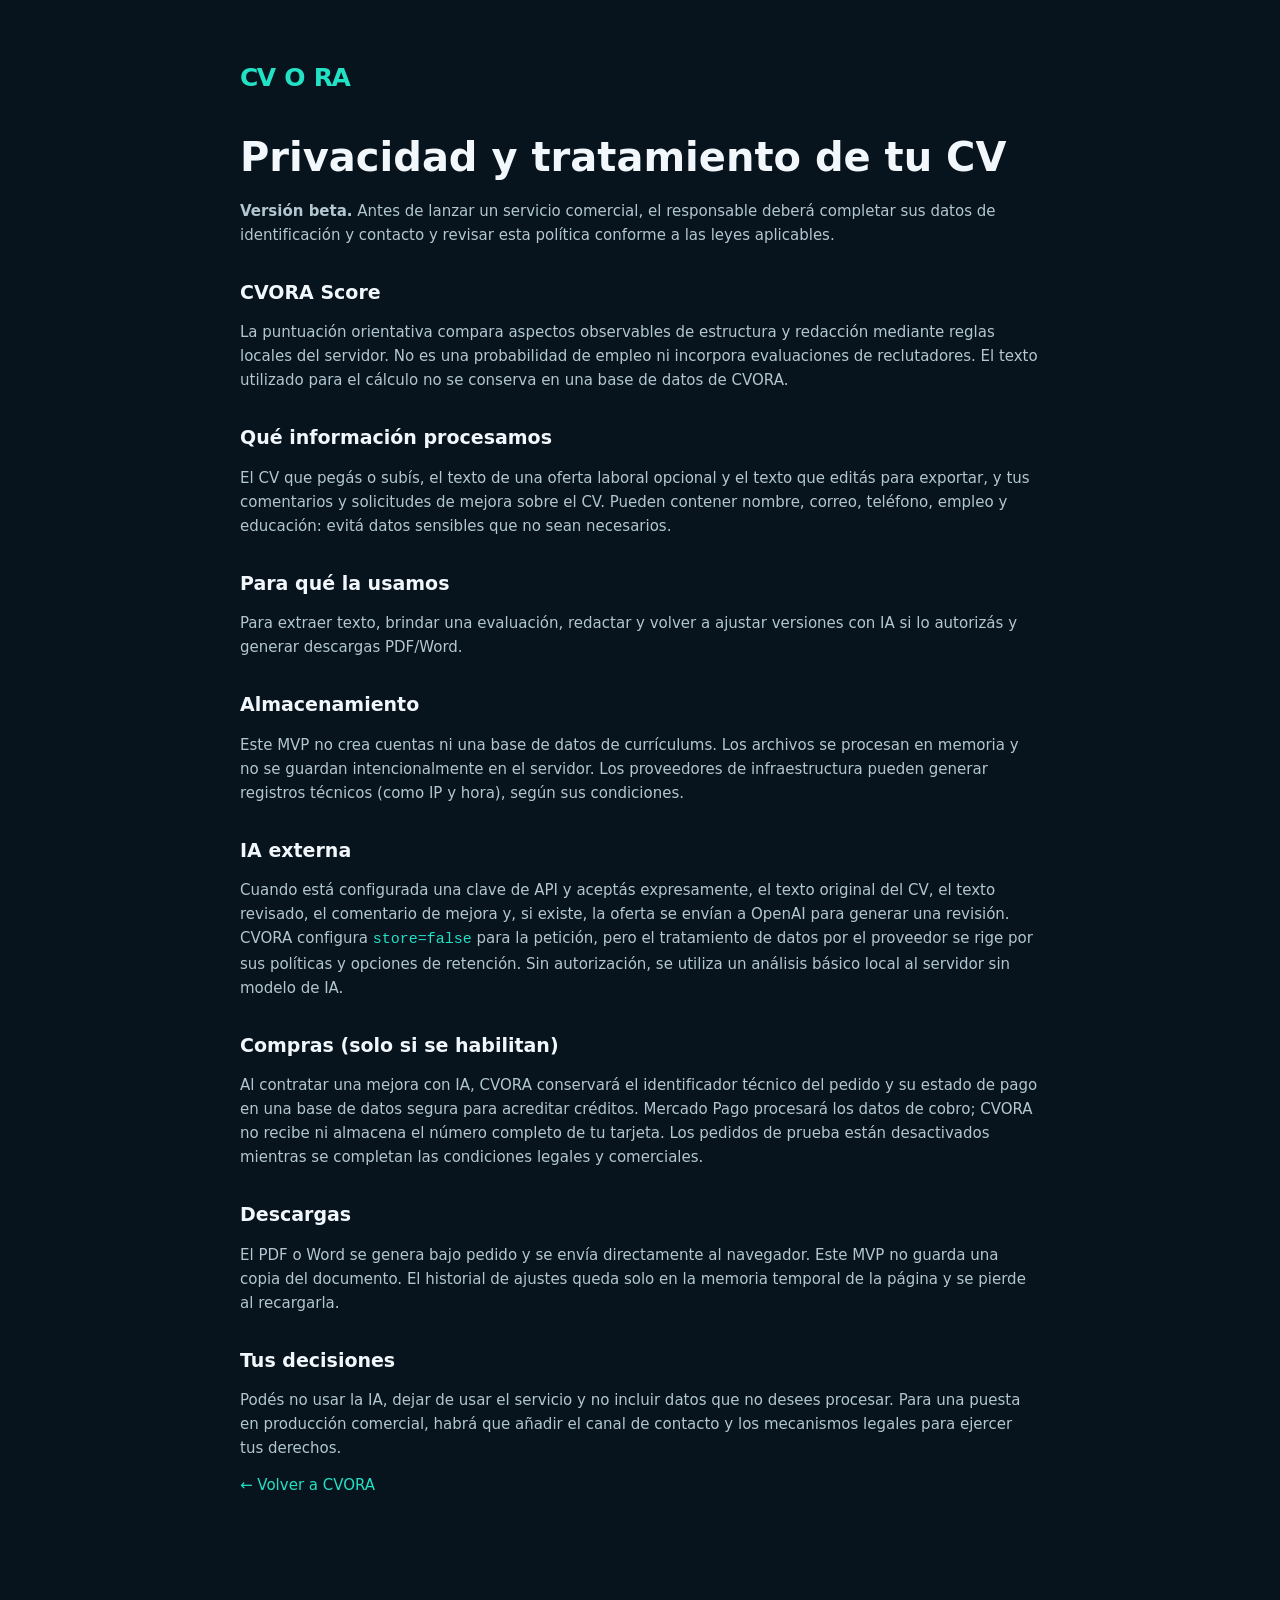
<file: static/privacidad.html>
<!doctype html><html lang="es-AR"><head><meta charset="utf-8"><meta name="viewport" content="width=device-width,initial-scale=1"><title>Privacidad — CVORA</title><link rel="stylesheet" href="/static/styles.css"><script>try{document.documentElement.dataset.theme=localStorage.getItem("cvora-theme")||"dark"}catch(e){document.documentElement.dataset.theme="dark"}</script><link rel="icon" href="/static/favicon.svg" type="image/svg+xml"></head><body><main class="privacy-page container"><a class="logo" href="/">CV<span class="logo-a">O</span>RA</a><h1>Privacidad y tratamiento de tu CV</h1><p><strong>Versión beta.</strong> Antes de lanzar un servicio comercial, el responsable deberá completar sus datos de identificación y contacto y revisar esta política conforme a las leyes aplicables.</p><h2>CVORA Score</h2><p>La puntuación orientativa compara aspectos observables de estructura y redacción mediante reglas locales del servidor. No es una probabilidad de empleo ni incorpora evaluaciones de reclutadores. El texto utilizado para el cálculo no se conserva en una base de datos de CVORA.</p><h2>Qué información procesamos</h2><p>El CV que pegás o subís, el texto de una oferta laboral opcional y el texto que editás para exportar, y tus comentarios y solicitudes de mejora sobre el CV. Pueden contener nombre, correo, teléfono, empleo y educación: evitá datos sensibles que no sean necesarios.</p><h2>Para qué la usamos</h2><p>Para extraer texto, brindar una evaluación, redactar y volver a ajustar versiones con IA si lo autorizás y generar descargas PDF/Word.</p><h2>Almacenamiento</h2><p>Este MVP no crea cuentas ni una base de datos de currículums. Los archivos se procesan en memoria y no se guardan intencionalmente en el servidor. Los proveedores de infraestructura pueden generar registros técnicos (como IP y hora), según sus condiciones.</p><h2>IA externa</h2><p>Cuando está configurada una clave de API y aceptás expresamente, el texto original del CV, el texto revisado, el comentario de mejora y, si existe, la oferta se envían a OpenAI para generar una revisión. CVORA configura <code>store=false</code> para la petición, pero el tratamiento de datos por el proveedor se rige por sus políticas y opciones de retención. Sin autorización, se utiliza un análisis básico local al servidor sin modelo de IA.</p><h2>Compras (solo si se habilitan)</h2><p>Al contratar una mejora con IA, CVORA conservará el identificador técnico del pedido y su estado de pago en una base de datos segura para acreditar créditos. Mercado Pago procesará los datos de cobro; CVORA no recibe ni almacena el número completo de tu tarjeta. Los pedidos de prueba están desactivados mientras se completan las condiciones legales y comerciales.</p><h2>Descargas</h2><p>El PDF o Word se genera bajo pedido y se envía directamente al navegador. Este MVP no guarda una copia del documento. El historial de ajustes queda solo en la memoria temporal de la página y se pierde al recargarla.</p><h2>Tus decisiones</h2><p>Podés no usar la IA, dejar de usar el servicio y no incluir datos que no desees procesar. Para una puesta en producción comercial, habrá que añadir el canal de contacto y los mecanismos legales para ejercer tus derechos.</p><p><a href="/">← Volver a CVORA</a></p></main></body></html>
</file>
<file: static/styles.css>
:root{--bg:#07131d;--panel:#0d1e2b;--panel2:#112634;--line:#203746;--muted:#91a6b8;--text:#f1f7fb;--green:#23e1c4;--green2:#87f5da;--ink:#172d3a;--shadow:0 30px 90px #0007}*{box-sizing:border-box}html{scroll-behavior:smooth}body{margin:0;color:var(--text);background:var(--bg);font:15px/1.6 system-ui,-apple-system,"Segoe UI",Arial,sans-serif;min-width:320px;overflow-x:hidden}h1,h2,h3,p{margin:0}a{color:inherit;text-decoration:none}button,input,textarea,select{font:inherit}button{cursor:pointer}.hidden{display:none!important}.container{width:min(1170px,calc(100% - 48px));margin:auto}.ambient{position:absolute;z-index:-1;pointer-events:none;filter:blur(45px);border-radius:50%}.ambient-a{width:600px;height:600px;top:-310px;right:-200px;background:#0d6f7833}.ambient-b{width:450px;height:450px;left:-250px;top:410px;background:#14457622}.site-header{height:84px;border-bottom:1px solid #ffffff0b;position:relative;z-index:5}.header-inner{height:100%;display:flex;align-items:center;justify-content:space-between;gap:30px}.logo{font-size:25px;letter-spacing:-1.7px;font-weight:850;display:flex;align-items:center;gap:10px;line-height:1}.logo-mark{position:relative;background:#17373c;border:1px solid #3de4c544;color:var(--green);border-radius:12px;width:38px;height:38px;display:grid;place-items:center;font-size:23px;font-weight:900;letter-spacing:-2px}.logo-dot{position:absolute;background:var(--green);width:7px;height:7px;right:7px;bottom:7px;border-radius:100%}.logo-a{color:var(--green)}.header-links{display:flex;gap:35px;color:#a3b5c3;font-size:13px;font-weight:650}.header-links a:hover,.footer a:hover{color:var(--green)}.btn{border:0;border-radius:11px;display:inline-flex;align-items:center;justify-content:center;gap:15px;font-weight:800;font-size:14px;padding:15px 22px;transition:transform .15s,box-shadow .15s,background .15s}.btn:hover{transform:translateY(-2px)}.btn-primary{background:linear-gradient(135deg,#42f3d2,#18c5b5);color:#04312e;box-shadow:0 12px 35px #19d1b41b}.btn-primary:hover{box-shadow:0 12px 40px #12d9b53b}.btn-outline{border:1px solid #254b53;background:#142c38;color:#d9e8ec}.btn-small{padding:11px 17px;font-size:12px}.btn-ghost{border:1px solid #37505c;color:#dce8ed;background:#172b393b}.hero{padding:96px 0 88px;display:grid;grid-template-columns:1.08fr .92fr;align-items:center;min-height:610px;gap:60px}.eyebrow,.overline{font-weight:850;letter-spacing:2px;font-size:11px;color:var(--green);text-transform:uppercase}.eyebrow{display:inline-flex;gap:10px;align-items:center;border:1px solid #2cb6a32b;background:#0f3c3b7b;border-radius:100px;padding:7px 13px;letter-spacing:.8px}.pulse{width:7px;height:7px;background:var(--green);box-shadow:0 0 0 5px #23e1c41d;border-radius:50%}.hero h1{font-size:clamp(40px,4.8vw,66px);line-height:1.105;letter-spacing:-3.7px;margin:25px 0 22px;font-weight:850;max-width:710px}.hero h1 span{color:var(--green2)}.hero-sub{color:#9baebf;max-width:585px;font-size:16px;line-height:1.85}.hero-buttons{display:flex;align-items:center;gap:12px;margin-top:30px}.hero-trust{display:flex;gap:22px;flex-wrap:wrap;color:#8fadb2;font-size:12px;margin-top:27px;font-weight:700}.hero-trust span::first-letter{color:var(--green)}.hero-stage{min-height:420px;position:relative;display:flex;align-items:center;justify-content:center}.hero-stage:before{content:"";position:absolute;inset:38px 0 25px 0;border-radius:50%;background:radial-gradient(circle,#0c9d7e23,transparent 65%);filter:blur(24px)}.sample-sheet{width:310px;min-height:380px;background:#fbfdff;border:1px solid #c6dfdf;border-radius:11px;padding:26px;box-shadow:0 30px 65px #000a,0 0 0 9px #143a4049;transform:rotate(3deg);color:#213647;z-index:1}.sheet-header{display:flex;align-items:center;gap:12px}.sheet-avatar{height:45px;width:45px;background:#cae6e7;color:#187f85;border-radius:9px;display:grid;place-items:center;font-weight:900}.sheet-person{display:flex;flex-direction:column;line-height:1.45}.sheet-person strong{font-size:15px}.sheet-person span{font-size:11px;color:#68838c}.sheet-verified{margin-left:auto;background:#d9faef;color:#048d79;border-radius:50%;height:25px;width:25px;display:grid;place-items:center}.sheet-divider{height:2px;background:#c5edeb;margin:18px 0}.sheet-sec{font-weight:850;color:#047c7c;font-size:10px;letter-spacing:1px;margin:17px 0 8px}.sheet-line{height:6px;background:#dbe6eb;border-radius:20px;margin:7px 0}.w100{width:100%}.w88{width:88%}.w77{width:77%}.w63{width:63%}.sheet-bullet{display:flex;align-items:center;gap:8px}.p-dot{height:4px;width:4px;flex:none;background:#168e89;border-radius:50%}.sheet-chips{display:flex;gap:4px;flex-wrap:wrap}.sheet-chips span{background:#e6f4f4;border:1px solid #cae7e5;color:#28777c;padding:4px 7px;font-size:9px;border-radius:5px}.floating-tag{z-index:2;position:absolute;background:#0f2b37;border:1px solid #315e62;padding:10px 14px;box-shadow:var(--shadow);font-size:11px;font-weight:850;border-radius:10px}.tag-one{top:55px;left:-14px;color:#bceee9;transform:rotate(-4deg)}.tag-one span{color:var(--green);font-size:16px}.tag-two{bottom:32px;right:0;color:#e5f6f7;display:grid;grid-template-columns:auto auto;column-gap:10px;align-items:center}.tag-two .twinkle{grid-row:span 2;font-size:26px;color:var(--green)}.tag-two small{grid-column:2;color:#85adb1;font-size:10px}.steps{padding:36px 0 103px}.section-heading{display:flex;align-items:end;justify-content:space-between;gap:30px;margin-bottom:30px}.section-heading h2{font-size:clamp(27px,3vw,37px);letter-spacing:-1.6px;margin-top:9px;line-height:1.2}.section-heading p{max-width:275px;color:var(--muted);font-size:13px}.steps-grid{display:grid;grid-template-columns:repeat(3,1fr);gap:14px}.step{padding:26px;background:linear-gradient(135deg,#112734,#0b1c27);border:1px solid #243948;border-radius:16px}.step-number{display:flex;justify-content:space-between;color:var(--green);font-size:26px;font-weight:900;margin-bottom:23px}.step-number span{font-size:20px;color:#6b939e}.step h3{font-size:17px;margin-bottom:8px}.step p{font-size:13px;color:#95aabd;line-height:1.8}.app-section{padding:32px 0 110px;scroll-margin-top:30px}.state-label{background:#113b36;color:#7aead4;font-size:11px;font-weight:800;padding:8px 14px;border-radius:30px;border:1px solid #1c665c}.workspace{display:grid;grid-template-columns:.92fr 1.08fr;gap:18px;align-items:stretch}.workspace-form,.workspace-results{border:1px solid var(--line);border-radius:18px;background:linear-gradient(160deg,#112635 0%,#0c1e2a 100%);padding:28px;box-shadow:0 20px 55px #0003}.panel-heading{display:flex;align-items:center;gap:12px;margin-bottom:21px}.panel-icon{display:grid;place-items:center;height:47px;width:47px;background:#153e3e;color:var(--green);font-weight:900;border:1px solid #295953;border-radius:12px}.panel-heading h3{font-size:19px;letter-spacing:-.4px}.panel-heading p{color:var(--muted);font-size:12px}.tab-bar{display:flex;background:#081923;border:1px solid #1b3742;padding:4px;border-radius:10px;margin-bottom:14px}.tab{flex:1;background:none;border:0;border-radius:7px;padding:11px;color:#8ca5b4;font-size:13px;font-weight:800}.tab.active{background:#193b46;color:var(--green)}.upload-area{border:1.5px dashed #35606b;border-radius:12px;background:#102b382e;min-height:190px;display:flex;flex-direction:column;align-items:center;justify-content:center;gap:4px;color:#e4f3f5;cursor:pointer;transition:border-color .2s,background .2s}.upload-area:hover,.upload-area:focus,.upload-area.drag{border-color:var(--green);background:#153d3d73;outline:none}.upload-icon{color:var(--green);font-size:31px;line-height:1;margin-bottom:10px}.upload-area strong{font-size:13px}.upload-area span{font-size:12px;color:#a9c0c8}.upload-area u{color:var(--green)}.upload-area small{color:#7999a9;margin-top:10px}.upload-success{display:flex;gap:12px;align-items:center;border:1px solid #21685a;border-radius:10px;padding:15px;background:#103c3690;color:#d7efeb}.upload-success>span{color:var(--green);font-size:22px}.upload-success>div{flex:1;display:flex;flex-direction:column}.upload-success strong{font-size:12px}.upload-success small{font-size:11px;color:#9ec6bd}.upload-success button{border:0;background:transparent;color:#abc4c8;font-size:23px}.field{margin-top:19px}label{display:block;color:#dce8ef;font-size:12px;font-weight:800;margin-bottom:8px}.optional{color:#7e96a4;font-weight:500}.field small{display:block;color:#738d9d;font-size:11px;margin-top:6px}textarea,select{width:100%;background:#091b28;border:1px solid #294353;color:#edf9fa;border-radius:10px;padding:13px 14px;outline:none;resize:vertical;font-size:13px}textarea:focus,select:focus{border-color:#24ddbf;box-shadow:0 0 0 3px #27e7c317}textarea::placeholder{color:#688394}select{appearance:none;background-image:linear-gradient(45deg,transparent 50%,#9ab6bb 50%),linear-gradient(135deg,#9ab6bb 50%,transparent 50%);background-position:calc(100% - 20px) 50%,calc(100% - 15px) 50%;background-size:5px 5px;background-repeat:no-repeat}.consent{margin-top:18px;display:flex;gap:9px;font-size:11px;line-height:1.6;font-weight:450;color:#a2bec6}.consent input{accent-color:var(--green);width:16px;height:16px;margin:1px 0 0;flex:none}.consent a{color:var(--green);text-decoration:underline}.run-btn{width:100%;justify-content:space-between;margin-top:20px}.run-btn:disabled{opacity:.6;cursor:wait}.example-link{display:block;border:0;background:transparent;text-align:center;color:var(--green);font-size:12px;font-weight:750;padding:16px 10px 3px;margin:0 auto}.example-link:hover{text-decoration:underline}.feedback{color:#ffc7bb;font-size:12px;min-height:1.4em;margin-top:8px}.feedback.ok{color:#7bdebf}.results-bar{display:flex;align-items:center;justify-content:space-between;gap:15px;padding-bottom:18px;border-bottom:1px solid #264050}.results-title{display:flex;align-items:center;gap:9px;font-weight:800;font-size:13px}.results-glow{height:10px;width:10px;border-radius:50%;background:var(--green);box-shadow:0 0 18px #21e1c5aa}.results-pill{border:1px solid #2d525d;color:#9eb5bc;font-size:10px;padding:5px 11px;border-radius:30px;white-space:nowrap}.empty-result{min-height:535px;display:flex;flex-direction:column;align-items:center;justify-content:center;text-align:center;padding:25px 20px}.empty-orbit{height:135px;width:135px;display:grid;place-items:center;border:1px dashed #31606a;border-radius:50%;box-shadow:0 0 70px #1decc421;background:radial-gradient(circle,#1d857043,transparent 75%)}.empty-doc{font-size:64px;color:var(--green)}.empty-result h3{font-size:21px;margin:28px 0 9px}.empty-result p{color:var(--muted);font-size:13px;max-width:340px}.empty-hints{display:flex;gap:8px;justify-content:center;flex-wrap:wrap;margin-top:25px}.empty-hints span{background:#14303d;border:1px solid #2b424e;border-radius:50px;padding:7px 11px;font-size:11px;color:#9cc5c9}.result-content{padding-top:22px}.analysis-box{border:1px solid #306257;background:#103b3599;border-radius:13px;padding:18px}.analysis-eyebrow{color:var(--green);font-size:10px;font-weight:900;letter-spacing:1.1px}.analysis-box h3{font-size:20px;letter-spacing:-.4px;margin:5px 0 15px}.suggestion-list{display:grid;gap:9px}.suggestion-item{display:flex;gap:9px;color:#ccdfdf;font-size:12px;line-height:1.65}.suggestion-item>span{color:var(--green);font-weight:900}.keyword-section{border-top:1px solid #377264;margin-top:15px;padding-top:13px}.keyword-section strong{font-size:12px}.keyword-list{display:flex;flex-wrap:wrap;gap:6px;margin:8px 0}.keyword-list span{font-size:11px;background:#0b2827;border:1px solid #396358;border-radius:6px;padding:4px 8px;color:#c8e4d5}.keyword-section small{font-size:11px;color:#a4c9bf}.edit-head{display:flex;justify-content:space-between;align-items:center;gap:12px;margin:22px 0 11px}.edit-head>div{display:flex;flex-direction:column}.edit-head strong{font-size:14px}.edit-head span{font-size:11px;color:#8eacb9}.edit-indicator{white-space:nowrap;border:1px solid #28655f;border-radius:7px;color:#74d8bf!important;padding:5px 9px}.cv-editor{min-height:270px;font-family:system-ui,Arial;font-size:12px;line-height:1.8;background:#ecf7f8;color:#243746;border:1px solid #c0e2e1}.cv-editor:focus{border-color:var(--green)}.result-notice{font-size:11px;color:#91b6c0;margin:9px 0 15px}.export-row{display:flex;gap:10px}.export-row .btn{flex:1;font-size:12px;gap:6px;padding:12px}.btn-light{background:#e8ffff;color:#12504e}.btn-dark{background:#1d4050;color:#ecf9ff;border:1px solid #3e636e}.closing{border:1px solid #24464d;background:linear-gradient(125deg,#102b33,#09202e);border-radius:20px;padding:38px 45px;display:grid;grid-template-columns:1fr 1fr;gap:45px;margin-bottom:86px}.closing h2{margin-top:12px;font-size:32px;line-height:1.2;letter-spacing:-1px}.closing h2 em{font-style:normal;color:var(--green)}.closing p{color:#a0b6bf;font-size:13px;margin-top:15px;max-width:470px}.closing-cards{display:grid;gap:10px}.closing-cards div{display:flex;align-items:center;gap:13px;color:#d1e8e8;font-size:12px;background:#1c3d446e;border:1px solid #315254;padding:12px 15px;border-radius:8px}.closing-cards span{font-size:18px;color:var(--green)}.footer{border-top:1px solid #1a3644;background:#07121b}.footer-inner{min-height:112px;display:flex;align-items:center;justify-content:space-between;gap:15px;color:#7994a3;font-size:11px}.logo-footer{font-size:20px;color:var(--text)}.logo-footer .logo-mark{height:28px;width:28px;font-size:16px;border-radius:8px}.logo-footer .logo-dot{height:5px;width:5px;bottom:5px;right:5px}.privacy-page{max-width:800px;padding:65px 0 130px}.privacy-page h1{font-size:40px;line-height:1.1;margin:45px 0 20px}.privacy-page h2{margin-top:30px;font-size:19px}.privacy-page p{margin-top:13px;color:#b2c7d0}.privacy-page a{color:var(--green)}.privacy-page code{color:var(--green)}
@media(max-width:1050px){.hero{gap:22px}.hero h1{font-size:51px}.workspace{grid-template-columns:1fr 1fr}.tag-one{left:-7px}.tag-two{right:-5px}.container{width:min(100% - 38px,1170px)}}
@media(max-width:850px){.hero{grid-template-columns:1fr;gap:30px;padding:68px 0 55px}.hero-stage{min-height:410px}.hero-copy{text-align:center}.hero h1,.hero-sub{margin-left:auto;margin-right:auto}.hero-buttons,.hero-trust{justify-content:center}.workspace{grid-template-columns:1fr}.steps-grid{gap:9px}.closing{grid-template-columns:1fr;gap:20px}.header-links{display:none}}@media(max-width:590px){.container{width:calc(100% - 30px)}.site-header{height:74px}.logo{font-size:23px}.header-inner>.btn{font-size:11px;padding:10px 12px}.hero{padding:49px 0 30px}.hero h1{font-size:42px;letter-spacing:-2px}.hero-sub{font-size:14px}.hero-buttons{flex-direction:column}.hero-buttons .btn{width:100%}.hero-trust{gap:9px 17px}.hero-stage{min-height:385px}.sample-sheet{width:260px;min-height:340px;padding:20px}.tag-one{left:0;top:36px}.tag-two{right:0;bottom:15px}.steps{padding:50px 0 75px}.section-heading{display:block}.section-heading p{margin-top:10px}.steps-grid{grid-template-columns:1fr}.step-number{margin-bottom:10px}.step{padding:20px}.app-section{padding:0 0 68px}.workspace-form,.workspace-results{padding:20px}.tool-heading{display:flex;align-items:start;gap:10px}.tool-heading h2{font-size:28px}.state-label{max-width:120px;text-align:center}.export-row{flex-direction:column}.closing{padding:28px 20px;margin-bottom:54px}.closing h2{font-size:27px}.footer-inner{flex-wrap:wrap;justify-content:center;padding:26px 0;text-align:center}.footer-inner>span{width:100%}}
/* Decorative glows must never create horizontal page scrolling on phones. */
html,body{overflow-x:clip}
.ambient{position:fixed}

/* CVORA 2 — collaborative editor, version cards and document preview */
.advanced-options{margin:18px 0 8px;border:1px solid #294550;border-radius:12px;padding:12px 14px;background:#0a1e2a}
.advanced-options summary{font-size:12px;font-weight:750;color:#c3e3e8;cursor:pointer}
.advanced-options>p{font-size:11px;color:#92abb8;margin:10px 0}.advanced-options .field{margin-top:10px}
.advanced-options[open]{padding-bottom:17px}
.improvements-block,.questions-block{border:1px solid #294c54;border-radius:11px;padding:14px 16px;margin-top:14px;background:#112937}
.improvements-block h4,.questions-block strong{font-size:12px;margin:0;color:#b5efe5}.tiny-list{display:grid;gap:7px;margin-top:9px}.tiny-list>div{font-size:12px;color:#c9dae5;line-height:1.6}.tiny-list>div:before{content:'✦';margin-right:8px;color:#28d6c0}.questions-block{background:#2b2c2447;border-color:#6b644b}.questions-block small{display:block;margin-top:10px;color:#bea}
.variant-grid{display:grid;grid-template-columns:repeat(3,minmax(0,1fr));gap:8px}.variant-choice{color:#ccdee8;background:#102b38;border:1px solid #31505c;text-align:left;padding:12px 10px;min-height:95px;border-radius:10px;display:flex;flex-direction:column;gap:4px;transition:.2s}.variant-choice strong{font-size:12px;line-height:1.3}.variant-choice span{font-size:10px;color:#9db5c1;line-height:1.45}.variant-choice.active{border-color:var(--green);background:#113e3c;box-shadow:inset 0 0 0 1px #23e1c455}.variant-choice:focus-visible,.mini-tab:focus-visible,.opinion:focus-visible,.quick-chip:focus-visible{outline:2px solid var(--green);outline-offset:2px}
.preview-toolbar{margin:24px 0 9px;display:flex;gap:10px;align-items:center;justify-content:space-between;flex-wrap:wrap}.preview-toolbar>div:first-child{display:flex;flex-direction:column}.preview-toolbar strong{font-size:14px}.preview-toolbar span{font-size:11px;color:#93aeb9}.editor-tabs{display:flex;padding:3px;border:1px solid #315563;background:#09202b;border-radius:9px;gap:2px}.mini-tab{border:0;border-radius:7px;background:transparent;color:#a1beca;padding:7px 10px;font-size:11px;font-weight:700}.mini-tab.active{background:#1e655f;color:#eafff8}
.theme-bar{display:flex;align-items:center;flex-wrap:wrap;gap:10px;margin-bottom:12px}.theme-bar label{font-size:11px;color:#a5c1c7}.theme-bar select{width:auto;max-width:155px;padding:7px 9px;font-size:11px}.minor-button{margin-left:auto;border:1px solid #395b65;background:#122b37;color:#d6edf0;padding:8px 10px;border-radius:8px;font-size:11px}.minor-button:disabled{opacity:.45;cursor:not-allowed}
.document-preview{background:#fff;color:#273449;padding:26px 28px;border-radius:10px;min-height:315px;max-height:620px;overflow:auto;box-shadow:0 15px 28px #0003;font:12px/1.62 Arial,sans-serif}.document-preview .doc-name{font-size:22px;font-weight:800;border-bottom:2px solid #25bcae;padding-bottom:13px;margin-bottom:9px;color:#1b344a}.document-preview .doc-title{font-size:12px;font-weight:800;letter-spacing:.8px;margin-top:17px;margin-bottom:7px;color:#077e7a}.document-preview .doc-line{white-space:pre-wrap;overflow-wrap:anywhere;margin:4px 0}.document-preview .doc-bullet{padding-left:15px;position:relative}.document-preview .doc-bullet:before{content:'•';position:absolute;left:1px}.document-preview .doc-spacer{height:8px}.document-preview.template-ats{font-family:Arial,sans-serif;border-radius:2px}.document-preview.template-ats .doc-name{color:#222;border-color:#555}.document-preview.template-ats .doc-title{color:#333;letter-spacing:0}.document-preview.template-clasico{font-family:Georgia,serif}.document-preview.template-clasico .doc-name{color:#182737;border-color:#263b4a}.document-preview.template-clasico .doc-title{color:#283f55}
.conversation-card{margin:22px 0 20px;padding:19px;background:linear-gradient(140deg,#123938,#0d2736);border:1px solid #396e66;border-radius:14px}.conversation-title{display:flex;align-items:start;gap:10px}.conv-icon{width:38px;height:38px;display:grid;place-items:center;border-radius:12px;background:#2ce4c52b;color:var(--green);font-size:25px;flex:none}.conversation-title h4{font-size:16px;margin:0 0 3px}.conversation-title p{font-size:11px;color:#adcbcb}.opinion-row{display:flex;gap:9px;margin:16px 0 13px}.opinion{border:1px solid #3d6467;border-radius:9px;background:#0d2833;color:#d7ebf0;padding:10px 13px;flex:1;font-size:12px;font-weight:700}.opinion.active{border-color:#25e1c4;background:#0b4b43;color:#e7fff8}.quick-label,.request-label{display:block;font-size:11px;color:#bed8dc;font-weight:700;margin:10px 0}.quick-row{display:flex;gap:7px;flex-wrap:wrap}.quick-chip{border:1px solid #46676e;border-radius:20px;background:#173744;color:#c7e6eb;font-size:11px;padding:6px 10px}.quick-chip.active{background:#25dac5;color:#08272e;border-color:#25dac5}.conversation-card textarea{width:100%;background:#0b2431;color:#f0fbff;border:1px solid #41646e;border-radius:8px;padding:12px;min-height:100px;font-size:12px}.revise-btn{width:100%;display:flex;justify-content:space-between;margin-top:10px;font-size:12px}.revise-btn:disabled{opacity:.6;cursor:wait}.revision-status{color:#9cd9cf;font-size:11px;margin-top:7px;min-height:1.5em}.conversation-history{display:grid;gap:8px;margin-top:14px}.history-entry{background:#081d2a85;border-radius:9px;border:1px solid #385562;padding:10px 11px}.history-entry strong{font-size:11px;color:#69e5cb}.history-entry p{font-size:12px;line-height:1.55;color:#cde3e4;margin:4px 0 0}.sources-card{background:#0b2330;border:1px solid #2c4857;border-radius:12px;padding:15px;margin-bottom:18px}.sources-card strong{font-size:12px;color:#d9ecea}.sources-card p{font-size:11px;color:#9eb6c0;margin:7px 0 10px}.sources-card a{display:block;margin:6px 0;font-size:11px;color:#4ee6da;text-decoration:underline;text-underline-offset:2px}.sources-card a:hover{color:#fff}
@media(max-width:650px){.variant-grid{grid-template-columns:1fr}.variant-choice{min-height:0;padding:10px 12px}.document-preview{padding:20px 16px}.preview-toolbar{align-items:flex-start}.theme-bar .minor-button{margin-left:0}.conversation-card{padding:14px}.opinion-row{flex-direction:column}}

.original-comparison{border:1px solid #34515b;border-radius:11px;margin:13px 0;padding:10px 13px;background:#0b2430}.original-comparison summary{color:#a2dcd3;font-size:12px;font-weight:750;cursor:pointer}.original-comparison pre{white-space:pre-wrap;overflow-wrap:anywhere;max-height:330px;overflow:auto;background:#071823;border-radius:8px;padding:13px;color:#bacfd5;font:11px/1.75 ui-monospace,monospace;margin:12px 0 0}

/* CVORA V3 — resultado amplio, comparación fiel de PDF y armador desde cero */
.app-section.container{width:min(1430px,calc(100% - 48px))}
.workspace{display:block;max-width:950px;margin:0 auto 20px}
.workspace-form{padding:30px}
.workspace-results{padding:30px;max-width:1430px;margin:auto}
.workspace-results .results-bar{margin-bottom:8px}
.result-content .analysis-box{max-width:none}
.tab-bar{gap:4px}.tab{white-space:nowrap}
.create-area{border:1px solid #2b5156;background:linear-gradient(135deg,#102d37,#0b1e2b);border-radius:14px;padding:20px;margin-top:8px}
.create-area .field{margin:11px 0}.builder-intro strong{font-size:16px;color:#eafffb}.builder-intro p{font-size:12px;color:#9fbac3;margin:7px 0 14px}
.builder-grid{display:grid;grid-template-columns:repeat(2,minmax(0,1fr));gap:5px 17px}
.create-area input{width:100%;background:#091b28;border:1px solid #294353;border-radius:10px;padding:12px 14px;color:#eff9fc;outline:none;font-size:13px}
.create-area input:focus{border-color:var(--green);box-shadow:0 0 0 3px #27e7c317}
.create-area textarea{min-height:82px}
.variant-section{margin-top:24px}.variant-grid{grid-template-columns:repeat(3,minmax(0,1fr));gap:12px}
.variant-choice{min-height:92px;padding:15px}.variant-choice strong{font-size:14px}.variant-choice span{font-size:12px}
.design-section{margin:22px 0 12px;border:1px solid #264753;border-radius:14px;padding:16px;background:#0a222d}
.screen-reader-only{position:absolute!important;height:1px;width:1px;overflow:hidden;clip:rect(0,0,0,0);white-space:nowrap}
.template-gallery{display:grid;grid-template-columns:repeat(8,minmax(0,1fr));gap:10px;margin-top:16px}
.template-choice{min-width:0;background:#102a36;border:1px solid #32545c;border-radius:10px;color:#d7e9f0;padding:9px;display:flex;flex-direction:column;align-items:stretch;text-align:left;gap:4px}
.template-choice.active{background:#104640;border-color:var(--green);box-shadow:0 0 0 1px #22e1c455}
.template-choice:focus-visible,.compare-button:focus-visible{outline:3px solid var(--green);outline-offset:2px}
.template-thumb{height:110px;min-height:110px;background:#fefefe;border-radius:4px;padding:16px 10px 8px;border-top:7px solid var(--template-accent);display:flex;flex-direction:column;gap:8px;box-shadow:inset 0 0 0 1px #ccc7;overflow:hidden}
.thumb-name{height:9px;width:78%;border-radius:2px;background:var(--template-accent);margin-bottom:5px}.thumb-line{height:4px;width:95%;border-radius:2px;background:#b5c1c9}.thumb-line.short{width:62%}
.template-thumb.clasico,.template-thumb.elegante{background:#fffdf7}.template-thumb.clasico .thumb-name,.template-thumb.elegante .thumb-name{height:2px;width:100%;margin-top:10px}
.template-thumb.creativo{background:linear-gradient(90deg,#ecdaef 0 24%,#fff 24%)}.template-thumb.ejecutivo{border-left:8px solid var(--template-accent);border-top-width:3px}.template-thumb.minimalista{border-top:2px solid #bbb}.template-thumb.ats{border-top:1px solid #555;box-shadow:none}.template-thumb.compacto{gap:4px}
.template-name{font-size:11px;color:#eefaf9;line-height:1.3}.template-description{font-size:10px;color:#9bb9c2;line-height:1.35}
.preview-toolbar{margin-top:23px}.compare-actions{display:flex;justify-content:space-between;align-items:center;gap:12px;margin:15px 0}
.compare-button{border:1px solid #28aa9b;background:#123d3b;border-radius:10px;color:#b8fff0;padding:11px 17px;font-size:12px;font-weight:750;cursor:pointer}.compare-button.active{background:#17635a;color:#fff}
.compare-actions .minor-button{margin-left:0}
.comparison-layout{display:grid;grid-template-columns:minmax(0,1fr);gap:21px;align-items:start}
.comparison-layout.two-documents{grid-template-columns:minmax(0,1fr) minmax(0,1fr)}
.new-cv-column,.original-cv-column{min-width:0}
.document-column-title{display:flex;align-items:center;gap:8px;background:#0c2833;color:#def8f3;font-size:12px;padding:12px 14px;border:1px solid #2d5058;border-radius:10px 10px 0 0}
.column-dot{display:inline-block;width:8px;height:8px;border-radius:50%;background:#a7b5c3}.after-dot{background:var(--green)}
.comparison-layout .document-preview,.comparison-layout .cv-editor,.original-document-frame{border-radius:0 0 10px 10px;min-height:600px;max-height:800px;height:800px;overflow:auto}
.comparison-layout:not(.two-documents) .document-preview{max-width:790px;margin:0 auto;min-height:740px}
.comparison-layout:not(.two-documents) .document-column-title{max-width:790px;margin:0 auto}
.original-document-frame{background:#f9fafb;border:1px solid #cbd3da;position:relative}
.original-pdf{display:block;width:100%;height:100%;background:#fff;border:0}
.original-recreated{box-shadow:none!important;border:0!important;max-height:none!important;min-height:100%!important}
.original-footnote{font-size:11px;color:#a5c3ce;margin:10px 0 5px}
.original-link{color:#5ae7d5;font-size:12px;text-decoration:underline}
.document-preview{background:#fff;color:#273449;font-size:13px;padding:47px 48px;box-shadow:0 12px 24px #0002}
.document-preview .doc-name{font-size:26px}.document-preview .doc-title{font-size:13px}
.document-preview.template-minimalista{font-family:Arial,sans-serif;padding:52px 55px}.document-preview.template-minimalista .doc-name{border:none;color:#222;letter-spacing:-.5px;padding-bottom:4px}.document-preview.template-minimalista .doc-title{color:#222;border-bottom:1px solid #dadada;padding-bottom:4px;letter-spacing:0}
.document-preview.template-elegante{font-family:Georgia,serif;background:#fffdf9;color:#3d3531}.document-preview.template-elegante .doc-name{text-align:center;font-family:Georgia,serif;color:#59483d;border-color:#cab1a4}.document-preview.template-elegante .doc-title{color:#806558;letter-spacing:1px}
.document-preview.template-ejecutivo{font-family:Arial,sans-serif;border-left:11px solid #1c527f}.document-preview.template-ejecutivo .doc-name{color:#143c60;border-color:#1c527f}.document-preview.template-ejecutivo .doc-title{color:#1c527f}
.document-preview.template-creativo{font-family:Arial,sans-serif;border-top:12px solid #9b52ad;background:linear-gradient(90deg,#faf4fc 0 17%,#fff 17%)}.document-preview.template-creativo .doc-name{color:#7b368c;border-color:#a268b3}.document-preview.template-creativo .doc-title{color:#814692}
.document-preview.template-compacto{font-family:Arial,sans-serif;padding:27px 32px;font-size:11px;line-height:1.4}.document-preview.template-compacto .doc-name{font-size:21px;margin-bottom:4px;padding-bottom:7px;color:#265b51;border-color:#47796f}.document-preview.template-compacto .doc-title{margin-top:10px;margin-bottom:3px;color:#32685c}.document-preview.template-compacto .doc-spacer{height:3px}
.document-preview.template-ats{padding:47px 50px;border-radius:0}.document-preview.template-ats .doc-title{font-weight:700}
@media(max-width:1250px){.template-gallery{grid-template-columns:repeat(4,minmax(0,1fr))}}
@media(max-width:900px){.comparison-layout.two-documents{grid-template-columns:1fr}.comparison-layout .document-preview,.comparison-layout .cv-editor,.original-document-frame{height:620px;min-height:500px}.app-section.container{width:min(100% - 30px,1430px)}}
@media(max-width:590px){.workspace-form,.workspace-results{padding:18px}.builder-grid{grid-template-columns:1fr}.tab{font-size:11px;padding:10px 6px}.template-gallery{grid-template-columns:repeat(2,minmax(0,1fr))}.compare-actions{flex-wrap:wrap}.document-preview{padding:25px 20px}.comparison-layout:not(.two-documents) .document-preview{min-height:500px}.comparison-layout .document-preview,.original-document-frame{height:560px;min-height:460px}.design-section{padding:12px}}

.original-pdf-pages{background:#d8dbdf;display:flex;flex-direction:column;align-items:center;gap:10px;padding:12px;overflow-y:auto;height:100%}.original-pdf-page{display:block;width:100%;max-width:100%;height:auto;background:#fff;box-shadow:0 4px 12px #0002}.original-document-frame:has(.original-pdf-pages:not(.hidden)){background:#d8dbdf}

/* CVORA — checkout informado; diseño complementario, sin cobros simulados */
.price-section{margin-top:46px;margin-bottom:50px}
.price-panel{display:grid;grid-template-columns:1.3fr .85fr;gap:30px;padding:30px;border:1px solid #284551;border-radius:22px;background:linear-gradient(125deg,#0c2530,#0b1a21 72%);align-items:center}
.price-panel h2{color:#f5ffff;font-size:clamp(1.45rem,3vw,2.1rem);line-height:1.2;margin:12px 0}
.price-panel p{color:#a6c3ce;line-height:1.65;font-size:14px}
.price-panel .price-notice{color:#87c7c8;font-size:12px}
.price-offer{border:1px solid #34575a;border-radius:17px;padding:22px;background:#0b252b;display:flex;align-items:flex-start;flex-direction:column;gap:8px}
.price-label{font-size:11px;font-weight:800;letter-spacing:1.1px;color:#42e2d0}
.price-amount{font-weight:900;font-size:clamp(25px,4vw,36px);color:#fff}
.price-offer .btn{width:100%;justify-content:center;cursor:pointer}
.price-offer .btn:disabled{opacity:.57;cursor:not-allowed}
.price-offer small{font-size:11px;color:#94aeb4;line-height:1.5}
@media(max-width:800px){.price-panel{grid-template-columns:1fr;padding:19px;gap:16px}.price-section{margin-top:18px}}

/* Scorecard and quick CV flow */
.header-actions{display:flex;align-items:center;gap:11px}
.theme-switch{border:1px solid #345364;background:#102733;color:#d9edf0;border-radius:10px;padding:10px 14px;font-size:12px;font-weight:750;white-space:nowrap}
.theme-switch:focus-visible,.instant-strip button:focus-visible{outline:3px solid var(--green);outline-offset:3px}
.instant-strip{display:grid;grid-template-columns:60px 1fr auto;align-items:center;gap:23px;padding:24px 30px;border:1px solid #277a71;border-radius:19px;background:linear-gradient(100deg,#113a3d,#122735 75%);margin-bottom:55px}
.instant-icon{background:#1f594d;border-radius:18px;height:60px;width:60px;display:grid;place-items:center;font-size:30px;color:#00efc6}
.instant-strip h2{font-size:clamp(21px,3vw,29px);letter-spacing:-.8px;margin:4px 0}
.instant-strip p{font-size:12px;color:#aec7ce;max-width:750px}
.instant-strip button{white-space:nowrap}
.instant-pill{display:inline-block;background:#0c6458;color:#aaffec;border:1px solid #2b9683;padding:4px 10px;border-radius:20px;font-size:10px;font-weight:900;letter-spacing:.6px;margin-bottom:10px}
.builder-intro strong{display:block}
.create-extras{margin-top:13px;border:1px solid #37565c;padding:10px 14px;border-radius:10px}
.create-extras summary{cursor:pointer;color:#cbe6e5;font-size:12px;font-weight:750}
.score-section{margin-bottom:20px}
.score-heading{display:flex;align-items:center;justify-content:space-between;gap:12px;margin-bottom:15px}
.score-heading h3{font-size:26px;letter-spacing:-.8px;margin:2px 0}
.score-heading p{font-size:12px;color:#a9bfcb}
.score-method-tag{font-size:10px;white-space:nowrap;border:1px solid #385563;border-radius:30px;padding:7px 10px;color:#adced4}
.score-cards{display:grid;grid-template-columns:1fr 1fr;gap:15px}
.score-card{--meter-color:#f43f66;border:1px solid #2a495b;background:linear-gradient(130deg,#102937,#0c1e2b);border-radius:16px;padding:19px;min-width:0}
.score-card[data-tone=mid]{--meter-color:#f8b549}
.score-card[data-tone=high]{--meter-color:#12dda5}
.score-caption{font-size:12px;font-weight:900;color:#e5f6f7;letter-spacing:.2px}
.score-card-main{display:grid;grid-template-columns:minmax(160px,220px) minmax(0,1fr);gap:20px;align-items:center;margin-top:12px}
.meter{position:relative;max-width:210px;width:100%;height:135px;color:var(--meter-color)}
.meter svg{width:100%;overflow:visible}
.meter path{fill:none;stroke-width:20;stroke-linecap:round}
.meter .meter-track{stroke:#274154}
.meter .meter-fill{stroke:var(--meter-color);transition:stroke-dasharray .45s ease}
.meter-value{position:absolute;left:50%;top:52%;transform:translate(-50%,-20%);display:flex;flex-direction:column;align-items:center;line-height:1.1}
.meter-value strong{font-size:41px;color:var(--text);font-weight:900;font-variant-numeric:tabular-nums}
.meter-value small{font-size:13px;color:#9ab3bd}
.score-copy strong{color:var(--meter-color);font-size:15px}
.score-copy p{color:#bad0d9;font-size:12px;line-height:1.65;margin-top:9px}
.score-delta{margin-top:13px;border-radius:12px;padding:14px 18px;background:#0b423a;color:#93f6dd;border:1px solid #237e66;font-size:16px;font-weight:850}
.score-delta[data-direction=negative]{background:#432633;color:#ffc4cf;border-color:#9d4b60}
.score-delta[data-direction=neutral]{background:#173341;color:#b9cfda;border-color:#305367}
.score-breakdown{border:1px solid #2d4857;background:#0d2633;border-radius:13px;padding:18px;margin-top:14px}
.score-break-head{display:flex;align-items:center;justify-content:space-between;gap:12px;margin-bottom:17px}
.score-break-head h4{font-size:15px;margin:0}
.score-break-head p{font-size:11px;color:#90b0bb}
.score-category-rows{display:grid;gap:12px}
.score-category-row{display:grid;grid-template-columns:minmax(180px,1.1fr) minmax(90px,1fr) minmax(90px,1fr);gap:20px;align-items:center}
.score-category-name{font-size:12px;color:#d1e7ed}
.score-bar-group{display:flex;gap:9px;align-items:center}
.score-small-track{height:10px;background:#263c4a;border-radius:30px;flex:1;overflow:hidden}
.score-small-fill{height:100%;border-radius:30px;transition:width .4s}
.score-small-fill.before{background:#fb4b72}.score-small-fill.after{background:#16dfad}
.score-category-value{min-width:20px;text-align:right;font-size:11px;color:#bfd3db;font-variant-numeric:tabular-nums}
.score-tips{border:1px solid #28525a;background:#12313b;border-radius:11px;padding:16px;margin-top:12px}
.score-tips strong{display:block;font-size:13px;color:#f2fcff;margin-bottom:6px}
.score-tips p{font-size:11px;color:#b1cdd1;margin-top:4px;line-height:1.6}
.score-disclaimer{font-size:10px;color:#8ea9b3;margin:11px 2px 0;line-height:1.55}
.workspace-form{max-width:950px}
.workspace-results{max-width:1430px}
@media(max-width:1030px){.score-card-main{grid-template-columns:1fr;justify-items:center;text-align:center;gap:0}.meter{height:122px}.score-copy{min-height:85px}}
@media(max-width:800px){.instant-strip{grid-template-columns:50px 1fr}.instant-strip button{grid-column:1/-1}.score-heading,.score-break-head{align-items:flex-start;flex-direction:column}.header-actions{gap:7px}.header-actions .btn{display:none}}
@media(max-width:620px){.instant-strip{grid-template-columns:1fr;margin-bottom:30px;padding:20px}.instant-icon{display:none}.score-cards{grid-template-columns:1fr}.score-card-main{grid-template-columns:1fr 1fr;text-align:left;gap:12px}.meter{height:125px}.score-category-row{grid-template-columns:1fr 1fr;gap:6px 12px}.score-category-name{grid-column:1/-1}.score-heading h3{font-size:22px}.score-delta{font-size:14px}.score-method-tag{white-space:normal}.theme-switch{font-size:11px;padding:8px}}

/* Light appearance: only application chrome changes; CV sheets remain white documents. */
html[data-theme=light]{--bg:#f5f8fc;--panel:#fff;--panel2:#f4f8fc;--line:#d5e2eb;--muted:#5e7484;--text:#15243b;--green:#008e76;--green2:#087e6d;--shadow:0 24px 60px #254a661a;color-scheme:light}
html[data-theme=light] body{background:#f5f8fc;color:#16263d}
html[data-theme=light] .ambient{opacity:.22}
html[data-theme=light] .site-header{background:#fff;border-bottom:1px solid #dae5ec}
html[data-theme=light] .header-links,html[data-theme=light] .hero-sub,html[data-theme=light] .hero-trust,html[data-theme=light] .section-heading p{color:#52687a}
html[data-theme=light] .theme-switch,html[data-theme=light] .btn-outline,html[data-theme=light] .btn-ghost{background:#fff;color:#17324b;border-color:#cbdae5}
html[data-theme=light] .eyebrow{background:#e8faf5;color:#007f6d;border-color:#bce7dd}
html[data-theme=light] .step,html[data-theme=light] .workspace-form,html[data-theme=light] .workspace-results,html[data-theme=light] .score-card,html[data-theme=light] .score-breakdown,html[data-theme=light] .sources-card,html[data-theme=light] .design-section,html[data-theme=light] .score-tips{background:#fff;border-color:#d6e2e9;box-shadow:0 12px 35px #1b43550b}
html[data-theme=light] .instant-strip{background:linear-gradient(110deg,#e8fff7,#f0f7ff);border-color:#b7e4d6}
html[data-theme=light] .instant-strip p,html[data-theme=light] .step p,html[data-theme=light] .score-heading p,html[data-theme=light] .score-copy p,html[data-theme=light] .score-category-name,html[data-theme=light] .score-break-head p,html[data-theme=light] .score-category-value,html[data-theme=light] .score-disclaimer,html[data-theme=light] .score-tips p{color:#52697a}
html[data-theme=light] .instant-icon{background:#c7f3e5;color:#006e62}
html[data-theme=light] .state-label,html[data-theme=light] .analysis-box{background:#e4f7f1;color:#1a604f;border-color:#b9e5d4}
html[data-theme=light] .score-caption,html[data-theme=light] .score-tips strong,html[data-theme=light] .score-heading h3{color:#1d3045}
html[data-theme=light] .meter-track{stroke:#e4ebf2}
html[data-theme=light] .meter-value small{color:#63798c}
html[data-theme=light] .score-method-tag{color:#5a7485;border-color:#d2dee7}
html[data-theme=light] .score-small-track{background:#e4ebf2}
html[data-theme=light] .score-delta{background:#e0fbef;color:#075f46;border-color:#93dcc1}
html[data-theme=light] .score-delta[data-direction=negative]{background:#fff0f1;color:#9c3449;border-color:#ffbfca}
html[data-theme=light] .score-delta[data-direction=neutral]{background:#eff5f9;color:#52697a;border-color:#d6e2e9}
html[data-theme=light] .create-area{background:#f1faf8;border-color:#c3e6dc}
html[data-theme=light] .builder-intro strong,html[data-theme=light] .panel-heading h3,html[data-theme=light] .step h3,html[data-theme=light] .variant-choice strong,html[data-theme=light] .edit-head strong{color:#152943}
html[data-theme=light] .builder-intro p,html[data-theme=light] .panel-heading p,html[data-theme=light] .edit-head span,html[data-theme=light] .variant-choice span{color:#647b89}
html[data-theme=light] label,html[data-theme=light] .upload-area strong,html[data-theme=light] .result-notice{color:#244155}
html[data-theme=light] textarea,html[data-theme=light] select,html[data-theme=light] .create-area input,html[data-theme=light] .conversation-card textarea{background:#fff;color:#26364c;border-color:#c6d8e2}
html[data-theme=light] textarea::placeholder,html[data-theme=light] input::placeholder{color:#7b8e9b}
html[data-theme=light] .tab-bar,html[data-theme=light] .variant-choice,html[data-theme=light] .template-choice,html[data-theme=light] .sources-card,html[data-theme=light] .original-comparison{background:#f1f6fa;border-color:#cfdee6;color:#345069}
html[data-theme=light] .tab{color:#526d80}
html[data-theme=light] .tab.active,html[data-theme=light] .variant-choice.active,html[data-theme=light] .template-choice.active{background:#d7f4e9;color:#087a64;border-color:#7fcab4}
html[data-theme=light] .template-name{color:#1d3048}
html[data-theme=light] .template-description{color:#637986}
html[data-theme=light] .upload-area{background:#f8fbfc;color:#284258;border-color:#bdd4dc}
html[data-theme=light] .upload-area span,html[data-theme=light] .upload-area small{color:#607d8c}
html[data-theme=light] .upload-success{background:#e9f9ef;color:#174d40}
html[data-theme=light] .results-bar{border-color:#dbe5eb}
html[data-theme=light] .results-pill{color:#596f7a;border-color:#d8e4e9}
html[data-theme=light] .empty-result p{color:#637b86}
html[data-theme=light] .empty-hints span{background:#edf6f5;color:#526f74;border-color:#d7e6e8}
html[data-theme=light] .analysis-box h3,html[data-theme=light] .sources-card strong{color:#17384a}
html[data-theme=light] .suggestion-item-text,html[data-theme=light] .tiny-list,html[data-theme=light] .sources-card p{color:#486775}
html[data-theme=light] .document-column-title{background:#eaf3f6;color:#204055;border-color:#c6d8e1}
html[data-theme=light] .conversation-card{background:#edf9f4;border-color:#bbdfd1}
html[data-theme=light] .conversation-title h4,html[data-theme=light] .quick-label,html[data-theme=light] .request-label{color:#174035}
html[data-theme=light] .conversation-title p,html[data-theme=light] .history-entry p{color:#567681}
html[data-theme=light] .opinion,html[data-theme=light] .quick-chip,html[data-theme=light] .compare-button,html[data-theme=light] .history-entry{background:#fff;color:#21576a;border-color:#bdcfda}
html[data-theme=light] .opinion.active,html[data-theme=light] .quick-chip.active{background:#d5f5e8;color:#006752;border-color:#83cab4}
html[data-theme=light] .sources-card a{color:#006d65}
html[data-theme=light] .price-panel,html[data-theme=light] .price-offer,html[data-theme=light] .closing{background:#fff;border-color:#d4e1e8;color:#18324a}
html[data-theme=light] .price-panel h2,html[data-theme=light] .price-amount{color:#152b40}
html[data-theme=light] .price-panel p,html[data-theme=light] .price-offer small,html[data-theme=light] .closing p{color:#56727d}
html[data-theme=light] .closing-cards div{background:#f0f7f8;border-color:#d9e6e8;color:#395463}
html[data-theme=light] .footer{background:#fff;border-color:#d7e4ea}
html[data-theme=light] .create-extras summary{color:#244f59}
html[data-theme=light] .floating-tag{background:#fff;color:#24615a;border-color:#b6dad2}
html[data-theme=light] .tag-two small{color:#64817a}
html[data-theme=light] .score-before[data-tone=low] .score-copy strong{color:#be214b}
html[data-theme=dark] .hero-buttons .btn-ghost{background:#123040!important;color:#e5f6fa!important;border-color:#355b68!important}
html[data-theme=dark] .header-actions .btn-outline{background:#132f3c!important;color:#d9edf3!important;border-color:#365d68!important}
</file>
